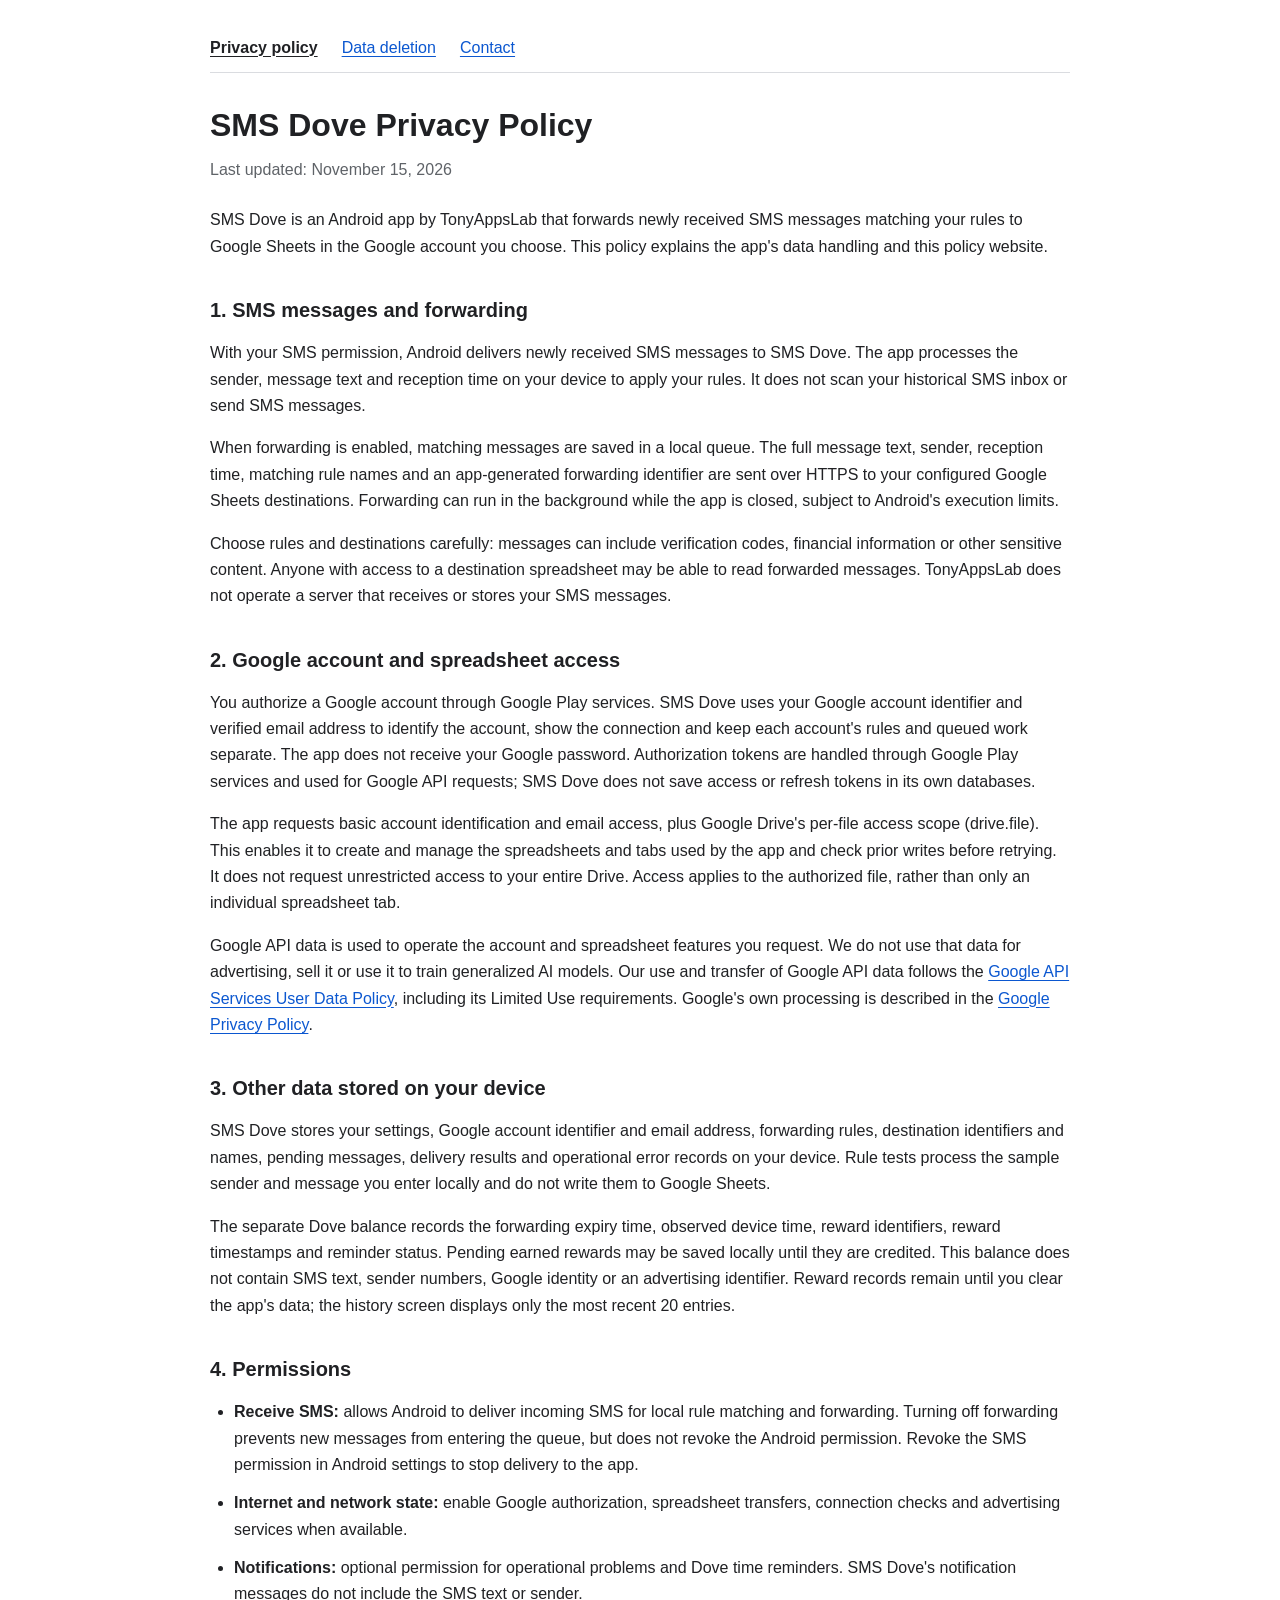
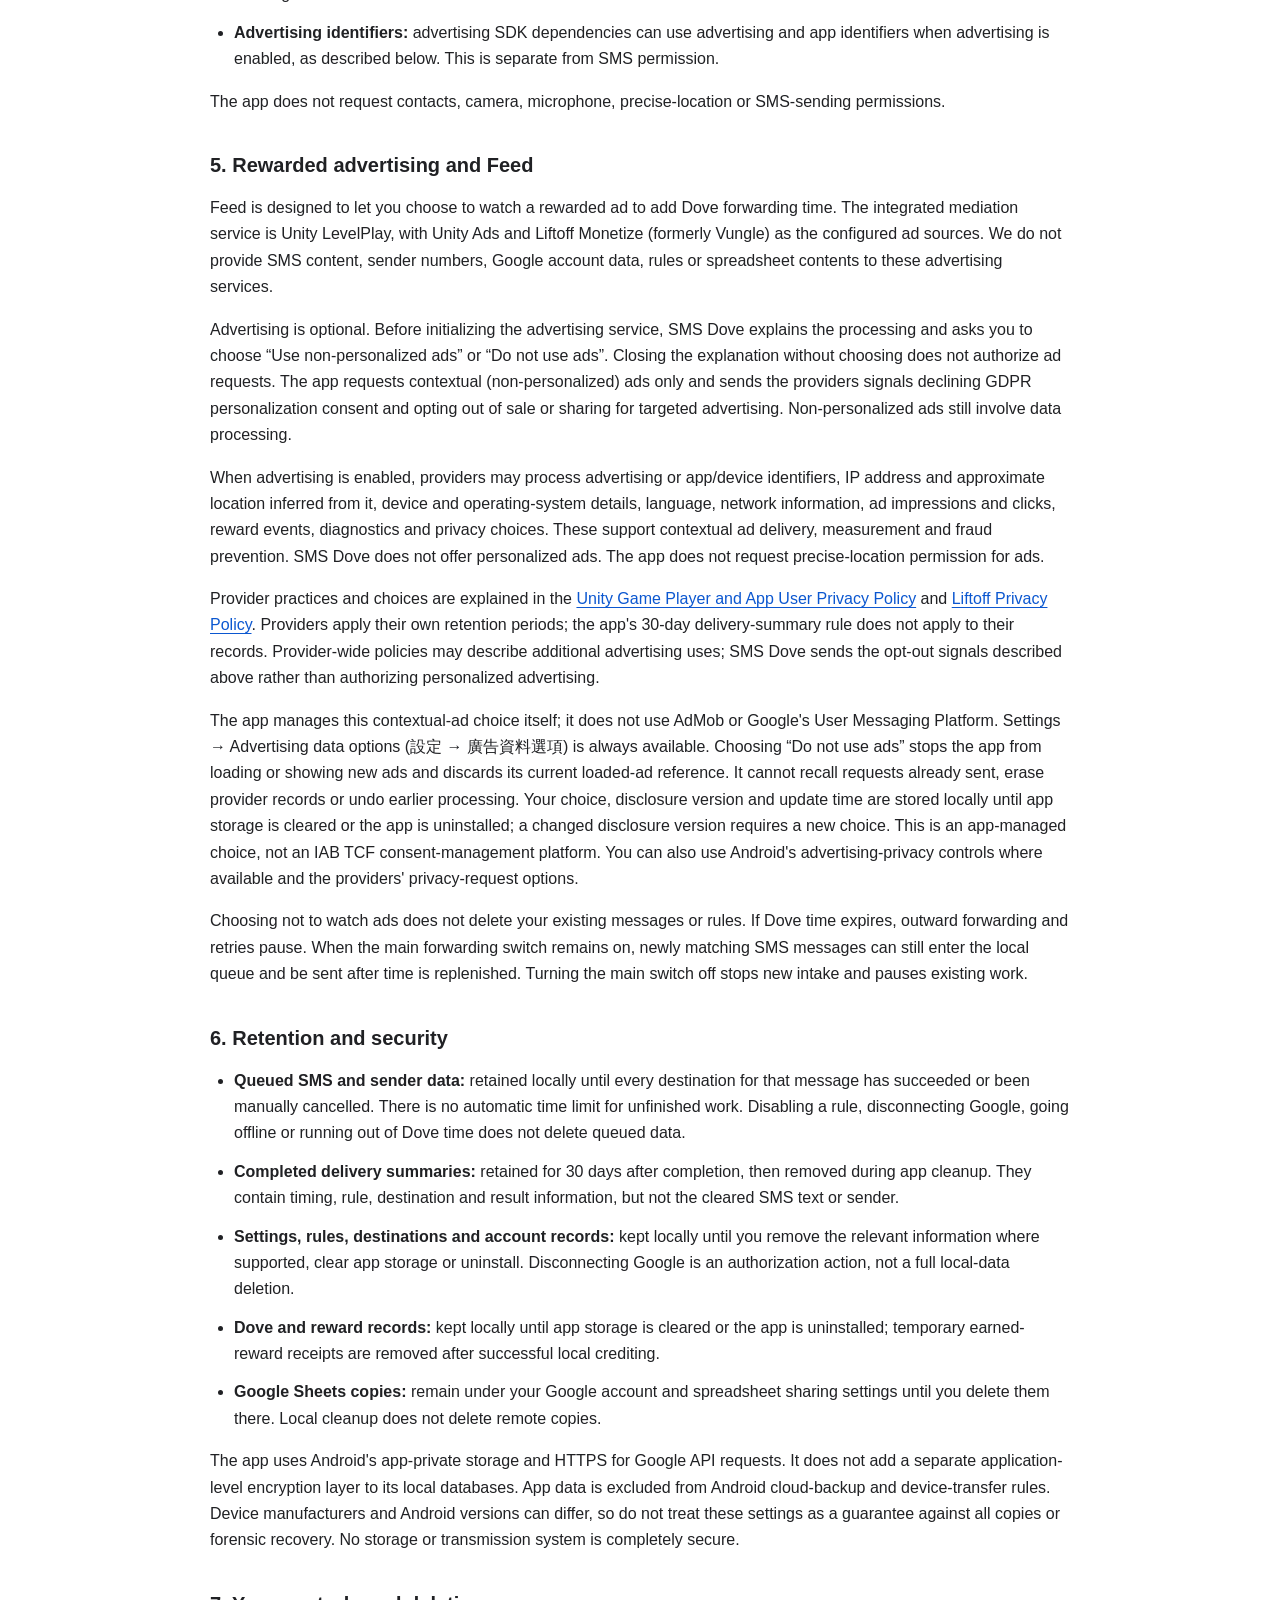
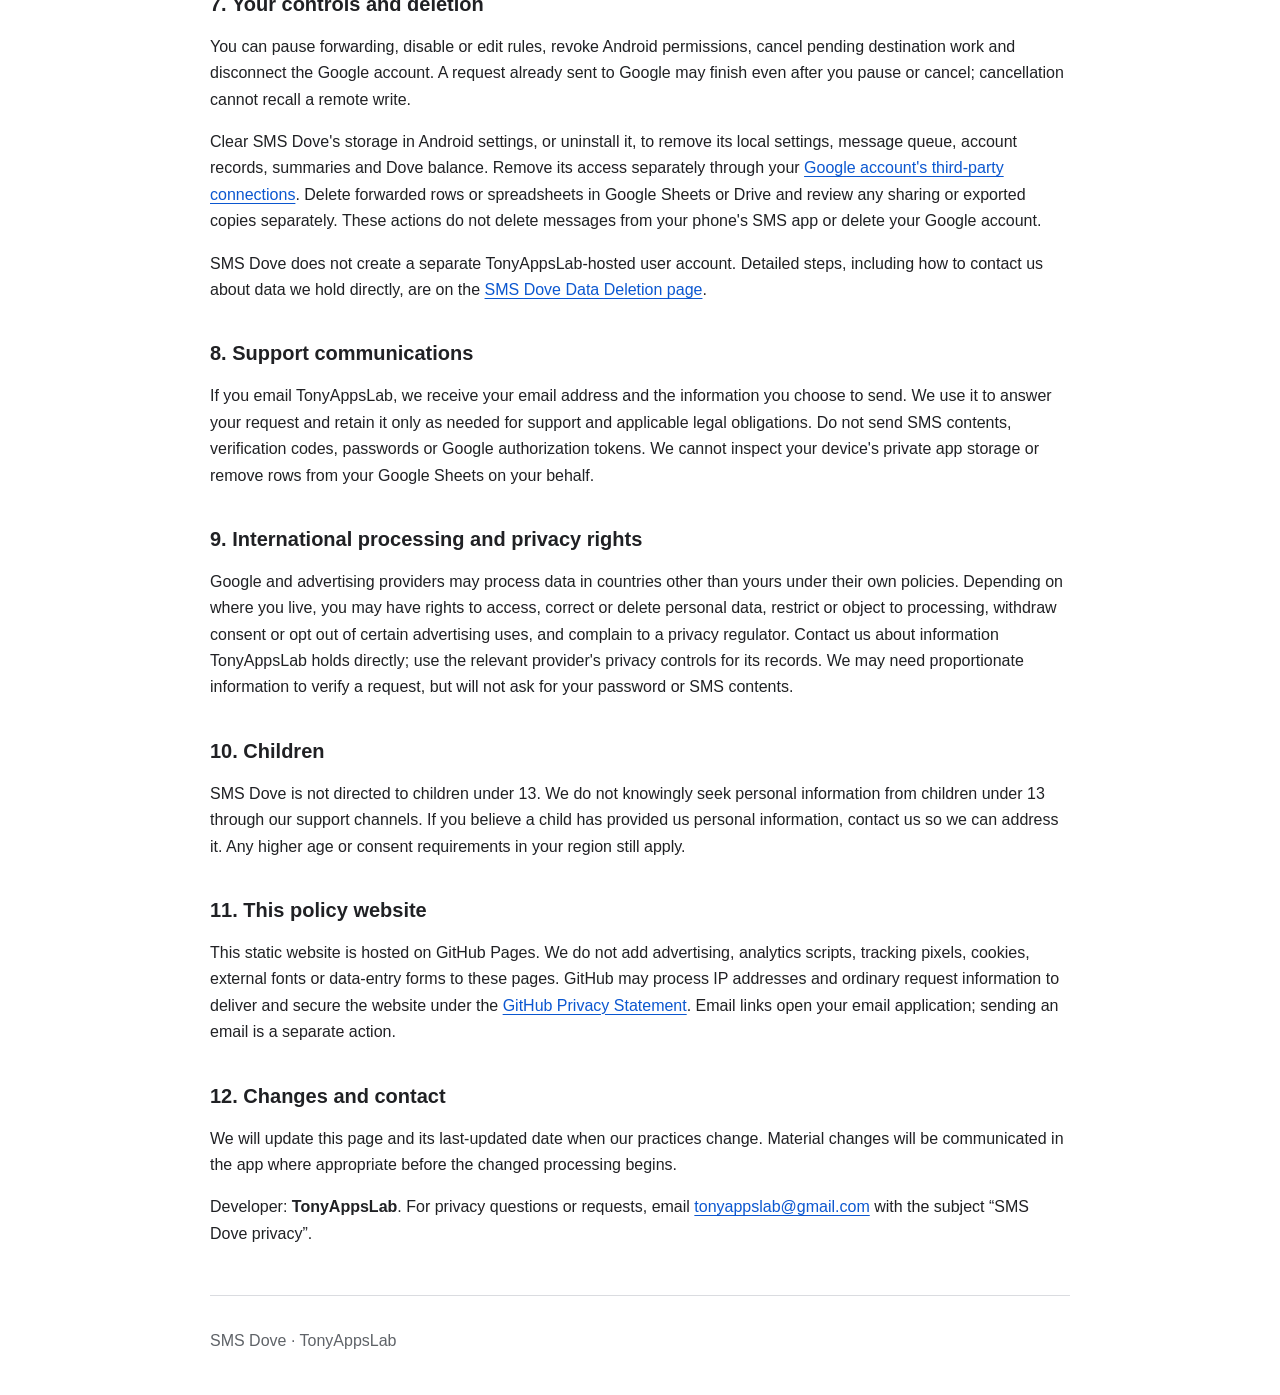
<file: index.html>
<!DOCTYPE html>
<html lang="en">
<head>
  <meta charset="utf-8">
  <meta name="viewport" content="width=device-width, initial-scale=1">
  <meta name="description" content="How SMS Dove handles SMS, Google Sheets, local storage, rewarded advertising and your privacy choices.">
  <title>SMS Dove Privacy Policy</title>
  <link rel="stylesheet" href="styles.css">
</head>
<body>
<a class="skip-link" href="#content">Skip to content</a>
<header><nav aria-label="Policy pages"><a href="./" aria-current="page">Privacy policy</a><a href="sms-dove-delete-data/">Data deletion</a><a href="#12-changes-and-contact">Contact</a></nav></header>
<main id="content" tabindex="-1">
<h1>SMS Dove Privacy Policy</h1>
<p class="updated">Last updated: November 15, 2026</p>
<p>SMS Dove is an Android app by TonyAppsLab that forwards newly received SMS messages matching your rules to Google Sheets in the Google account you choose. This policy explains the app&#x27;s data handling and this policy website.</p>
<h2 id="1-sms-messages-and-forwarding">1. SMS messages and forwarding</h2>
<p>With your SMS permission, Android delivers newly received SMS messages to SMS Dove. The app processes the sender, message text and reception time on your device to apply your rules. It does not scan your historical SMS inbox or send SMS messages.</p>
<p>When forwarding is enabled, matching messages are saved in a local queue. The full message text, sender, reception time, matching rule names and an app-generated forwarding identifier are sent over HTTPS to your configured Google Sheets destinations. Forwarding can run in the background while the app is closed, subject to Android&#x27;s execution limits.</p>
<p>Choose rules and destinations carefully: messages can include verification codes, financial information or other sensitive content. Anyone with access to a destination spreadsheet may be able to read forwarded messages. TonyAppsLab does not operate a server that receives or stores your SMS messages.</p>
<h2 id="2-google-account-and-spreadsheet-access">2. Google account and spreadsheet access</h2>
<p>You authorize a Google account through Google Play services. SMS Dove uses your Google account identifier and verified email address to identify the account, show the connection and keep each account&#x27;s rules and queued work separate. The app does not receive your Google password. Authorization tokens are handled through Google Play services and used for Google API requests; SMS Dove does not save access or refresh tokens in its own databases.</p>
<p>The app requests basic account identification and email access, plus Google Drive&#x27;s per-file access scope (drive.file). This enables it to create and manage the spreadsheets and tabs used by the app and check prior writes before retrying. It does not request unrestricted access to your entire Drive. Access applies to the authorized file, rather than only an individual spreadsheet tab.</p>
<p>Google API data is used to operate the account and spreadsheet features you request. We do not use that data for advertising, sell it or use it to train generalized AI models. Our use and transfer of Google API data follows the <a href="https://developers.google.com/terms/api-services-user-data-policy">Google API Services User Data Policy</a>, including its Limited Use requirements. Google&#x27;s own processing is described in the <a href="https://policies.google.com/privacy">Google Privacy Policy</a>.</p>
<h2 id="3-other-data-stored-on-your-device">3. Other data stored on your device</h2>
<p>SMS Dove stores your settings, Google account identifier and email address, forwarding rules, destination identifiers and names, pending messages, delivery results and operational error records on your device. Rule tests process the sample sender and message you enter locally and do not write them to Google Sheets.</p>
<p>The separate Dove balance records the forwarding expiry time, observed device time, reward identifiers, reward timestamps and reminder status. Pending earned rewards may be saved locally until they are credited. This balance does not contain SMS text, sender numbers, Google identity or an advertising identifier. Reward records remain until you clear the app&#x27;s data; the history screen displays only the most recent 20 entries.</p>
<h2 id="4-permissions">4. Permissions</h2>
<ul>
<li><strong>Receive SMS:</strong> allows Android to deliver incoming SMS for local rule matching and forwarding. Turning off forwarding prevents new messages from entering the queue, but does not revoke the Android permission. Revoke the SMS permission in Android settings to stop delivery to the app.</li>
<li><strong>Internet and network state:</strong> enable Google authorization, spreadsheet transfers, connection checks and advertising services when available.</li>
<li><strong>Notifications:</strong> optional permission for operational problems and Dove time reminders. SMS Dove&#x27;s notification messages do not include the SMS text or sender.</li>
<li><strong>Advertising identifiers:</strong> advertising SDK dependencies can use advertising and app identifiers when advertising is enabled, as described below. This is separate from SMS permission.</li>
</ul>
<p>The app does not request contacts, camera, microphone, precise-location or SMS-sending permissions.</p>
<h2 id="5-rewarded-advertising-and-feed">5. Rewarded advertising and Feed</h2>
<p>Feed is designed to let you choose to watch a rewarded ad to add Dove forwarding time. The integrated mediation service is Unity LevelPlay, with Unity Ads and Liftoff Monetize (formerly Vungle) as the configured ad sources. We do not provide SMS content, sender numbers, Google account data, rules or spreadsheet contents to these advertising services.</p>
<p>Advertising is optional. Before initializing the advertising service, SMS Dove explains the processing and asks you to choose “Use non-personalized ads” or “Do not use ads”. Closing the explanation without choosing does not authorize ad requests. The app requests contextual (non-personalized) ads only and sends the providers signals declining GDPR personalization consent and opting out of sale or sharing for targeted advertising. Non-personalized ads still involve data processing.</p>
<p>When advertising is enabled, providers may process advertising or app/device identifiers, IP address and approximate location inferred from it, device and operating-system details, language, network information, ad impressions and clicks, reward events, diagnostics and privacy choices. These support contextual ad delivery, measurement and fraud prevention. SMS Dove does not offer personalized ads. The app does not request precise-location permission for ads.</p>
<p>Provider practices and choices are explained in the <a href="https://unity.com/legal/game-player-and-app-user-privacy-policy">Unity Game Player and App User Privacy Policy</a> and <a href="https://liftoff.ai/privacy-policy/">Liftoff Privacy Policy</a>. Providers apply their own retention periods; the app&#x27;s 30-day delivery-summary rule does not apply to their records. Provider-wide policies may describe additional advertising uses; SMS Dove sends the opt-out signals described above rather than authorizing personalized advertising.</p>
<p>The app manages this contextual-ad choice itself; it does not use AdMob or Google&#x27;s User Messaging Platform. Settings → Advertising data options (設定 → 廣告資料選項) is always available. Choosing “Do not use ads” stops the app from loading or showing new ads and discards its current loaded-ad reference. It cannot recall requests already sent, erase provider records or undo earlier processing. Your choice, disclosure version and update time are stored locally until app storage is cleared or the app is uninstalled; a changed disclosure version requires a new choice. This is an app-managed choice, not an IAB TCF consent-management platform. You can also use Android&#x27;s advertising-privacy controls where available and the providers&#x27; privacy-request options.</p>
<p>Choosing not to watch ads does not delete your existing messages or rules. If Dove time expires, outward forwarding and retries pause. When the main forwarding switch remains on, newly matching SMS messages can still enter the local queue and be sent after time is replenished. Turning the main switch off stops new intake and pauses existing work.</p>
<h2 id="6-retention-and-security">6. Retention and security</h2>
<ul>
<li><strong>Queued SMS and sender data:</strong> retained locally until every destination for that message has succeeded or been manually cancelled. There is no automatic time limit for unfinished work. Disabling a rule, disconnecting Google, going offline or running out of Dove time does not delete queued data.</li>
<li><strong>Completed delivery summaries:</strong> retained for 30 days after completion, then removed during app cleanup. They contain timing, rule, destination and result information, but not the cleared SMS text or sender.</li>
<li><strong>Settings, rules, destinations and account records:</strong> kept locally until you remove the relevant information where supported, clear app storage or uninstall. Disconnecting Google is an authorization action, not a full local-data deletion.</li>
<li><strong>Dove and reward records:</strong> kept locally until app storage is cleared or the app is uninstalled; temporary earned-reward receipts are removed after successful local crediting.</li>
<li><strong>Google Sheets copies:</strong> remain under your Google account and spreadsheet sharing settings until you delete them there. Local cleanup does not delete remote copies.</li>
</ul>
<p>The app uses Android&#x27;s app-private storage and HTTPS for Google API requests. It does not add a separate application-level encryption layer to its local databases. App data is excluded from Android cloud-backup and device-transfer rules. Device manufacturers and Android versions can differ, so do not treat these settings as a guarantee against all copies or forensic recovery. No storage or transmission system is completely secure.</p>
<h2 id="7-your-controls-and-deletion">7. Your controls and deletion</h2>
<p>You can pause forwarding, disable or edit rules, revoke Android permissions, cancel pending destination work and disconnect the Google account. A request already sent to Google may finish even after you pause or cancel; cancellation cannot recall a remote write.</p>
<p>Clear SMS Dove&#x27;s storage in Android settings, or uninstall it, to remove its local settings, message queue, account records, summaries and Dove balance. Remove its access separately through your <a href="https://myaccount.google.com/connections">Google account&#x27;s third-party connections</a>. Delete forwarded rows or spreadsheets in Google Sheets or Drive and review any sharing or exported copies separately. These actions do not delete messages from your phone&#x27;s SMS app or delete your Google account.</p>
<p>SMS Dove does not create a separate TonyAppsLab-hosted user account. Detailed steps, including how to contact us about data we hold directly, are on the <a href="sms-dove-delete-data/">SMS Dove Data Deletion page</a>.</p>
<h2 id="8-support-communications">8. Support communications</h2>
<p>If you email TonyAppsLab, we receive your email address and the information you choose to send. We use it to answer your request and retain it only as needed for support and applicable legal obligations. Do not send SMS contents, verification codes, passwords or Google authorization tokens. We cannot inspect your device&#x27;s private app storage or remove rows from your Google Sheets on your behalf.</p>
<h2 id="9-international-processing-and-privacy-rights">9. International processing and privacy rights</h2>
<p>Google and advertising providers may process data in countries other than yours under their own policies. Depending on where you live, you may have rights to access, correct or delete personal data, restrict or object to processing, withdraw consent or opt out of certain advertising uses, and complain to a privacy regulator. Contact us about information TonyAppsLab holds directly; use the relevant provider&#x27;s privacy controls for its records. We may need proportionate information to verify a request, but will not ask for your password or SMS contents.</p>
<h2 id="10-children">10. Children</h2>
<p>SMS Dove is not directed to children under 13. We do not knowingly seek personal information from children under 13 through our support channels. If you believe a child has provided us personal information, contact us so we can address it. Any higher age or consent requirements in your region still apply.</p>
<h2 id="11-this-policy-website">11. This policy website</h2>
<p>This static website is hosted on GitHub Pages. We do not add advertising, analytics scripts, tracking pixels, cookies, external fonts or data-entry forms to these pages. GitHub may process IP addresses and ordinary request information to deliver and secure the website under the <a href="https://docs.github.com/en/site-policy/privacy-policies/github-general-privacy-statement">GitHub Privacy Statement</a>. Email links open your email application; sending an email is a separate action.</p>
<h2 id="12-changes-and-contact">12. Changes and contact</h2>
<p>We will update this page and its last-updated date when our practices change. Material changes will be communicated in the app where appropriate before the changed processing begins.</p>
<p>Developer: <strong>TonyAppsLab</strong>. For privacy questions or requests, email <a href="mailto:tonyappslab@gmail.com">tonyappslab@gmail.com</a> with the subject “SMS Dove privacy”.</p>
</main>
<footer><p>SMS Dove · TonyAppsLab</p></footer>
</body>
</html>
</file>
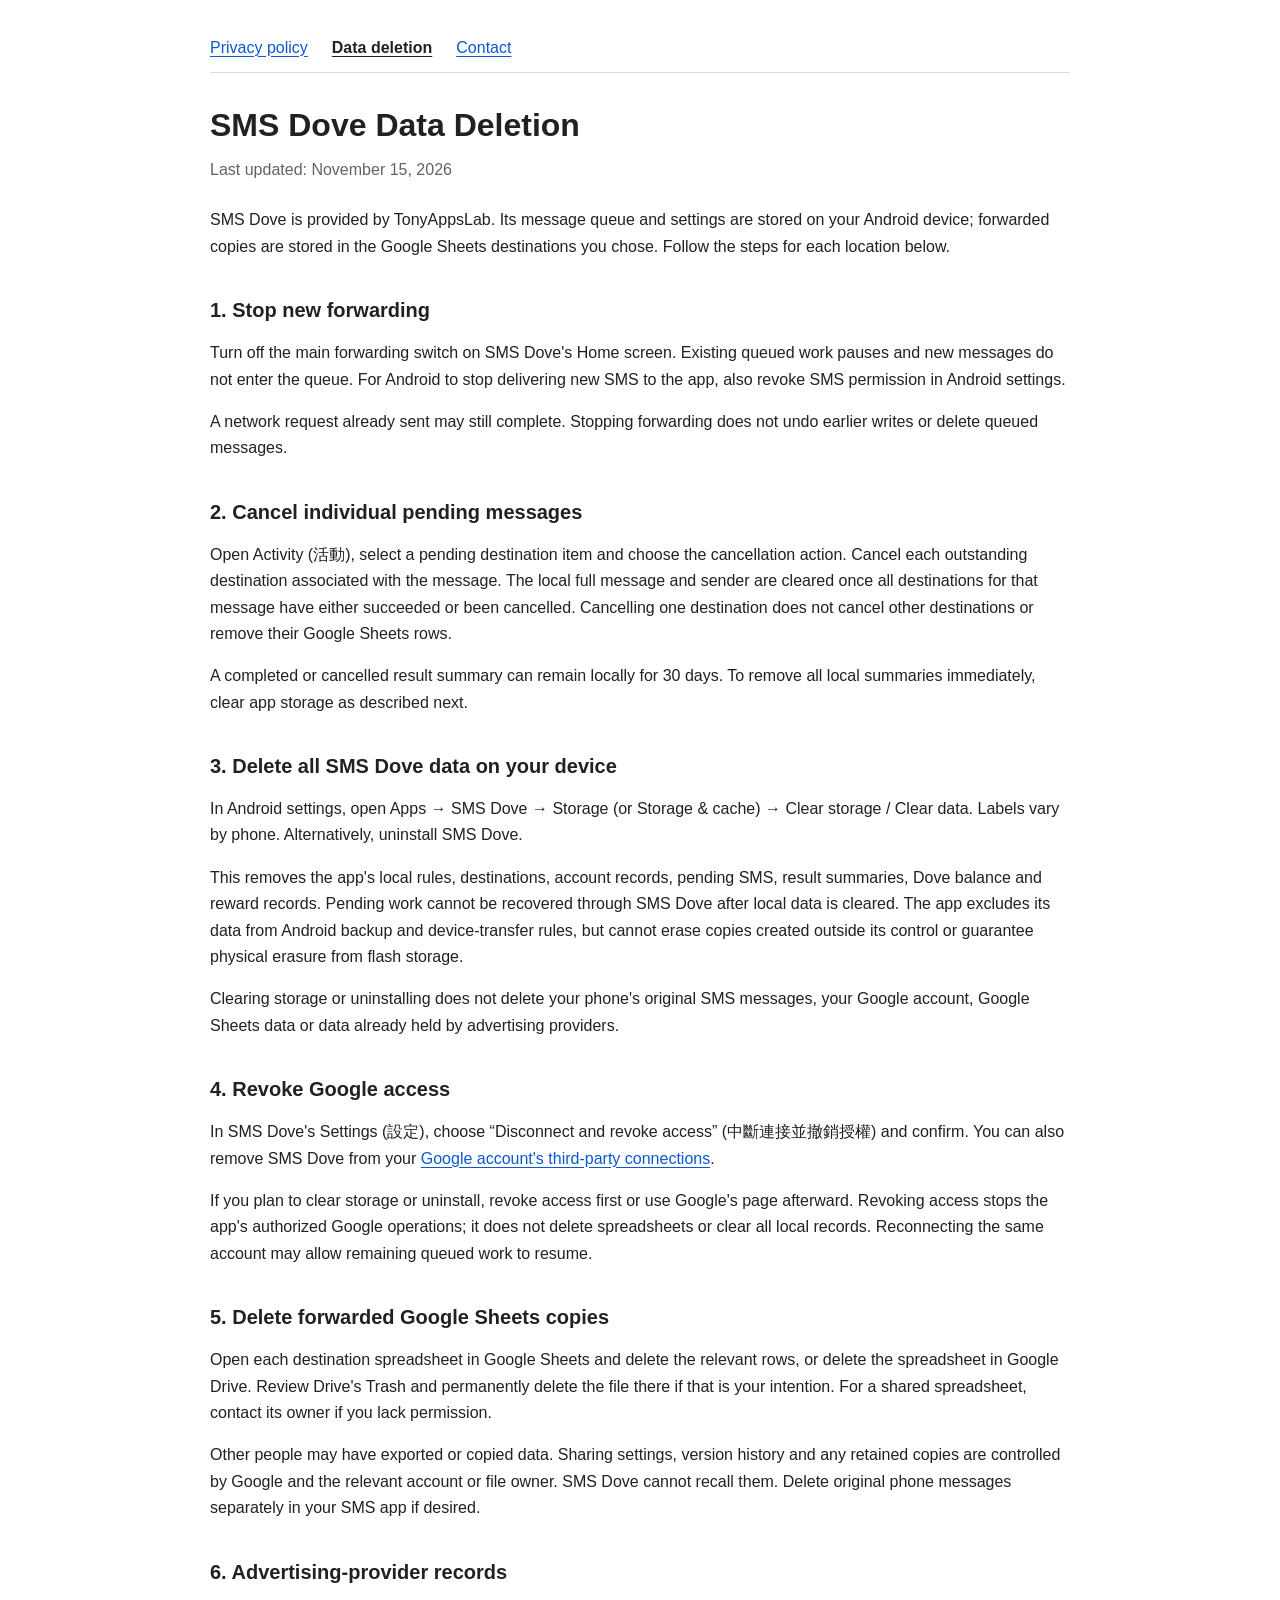
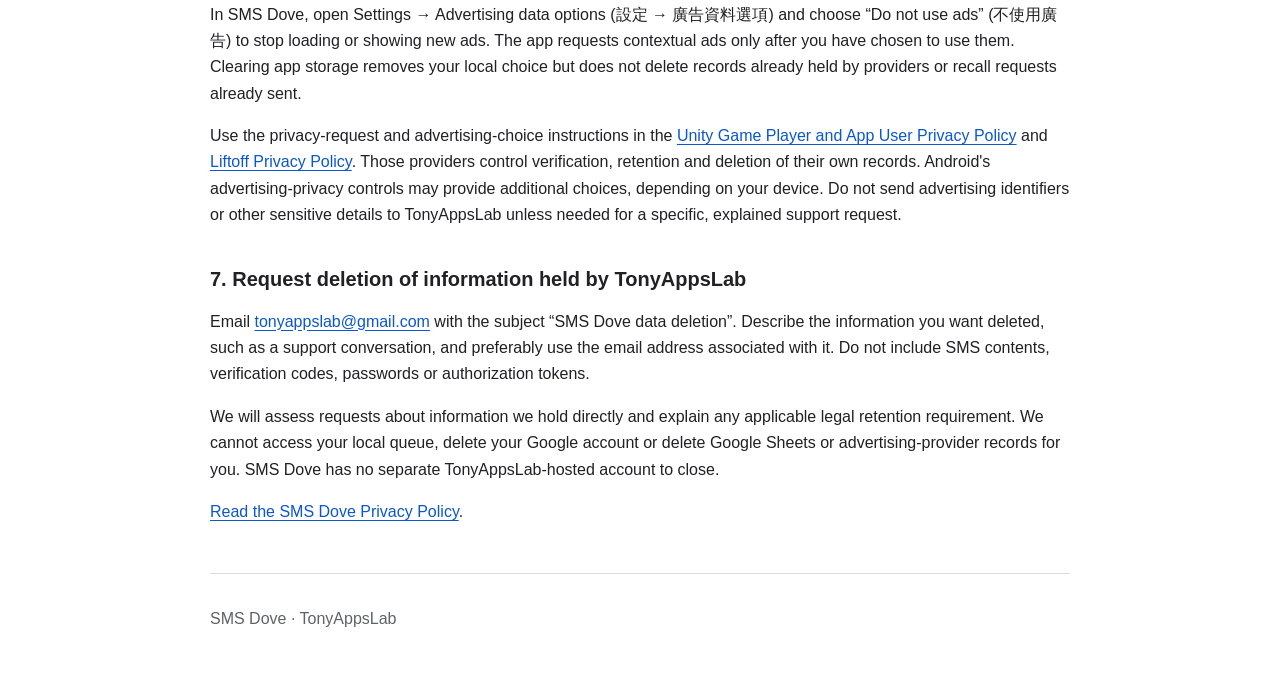
<file: sms-dove-delete-data/index.html>
<!DOCTYPE html>
<html lang="en">
<head>
  <meta charset="utf-8">
  <meta name="viewport" content="width=device-width, initial-scale=1">
  <meta name="description" content="Delete SMS Dove local data, revoke Google access, remove forwarded Sheets copies and contact TonyAppsLab.">
  <title>SMS Dove Data Deletion</title>
  <link rel="stylesheet" href="../styles.css">
</head>
<body>
<a class="skip-link" href="#content">Skip to content</a>
<header><nav aria-label="Policy pages"><a href="../">Privacy policy</a><a href="./" aria-current="page">Data deletion</a><a href="#7-request-deletion-of-information-held-by-tonyappslab">Contact</a></nav></header>
<main id="content" tabindex="-1">
<h1>SMS Dove Data Deletion</h1>
<p class="updated">Last updated: November 15, 2026</p>
<p>SMS Dove is provided by TonyAppsLab. Its message queue and settings are stored on your Android device; forwarded copies are stored in the Google Sheets destinations you chose. Follow the steps for each location below.</p>
<h2 id="1-stop-new-forwarding">1. Stop new forwarding</h2>
<p>Turn off the main forwarding switch on SMS Dove&#x27;s Home screen. Existing queued work pauses and new messages do not enter the queue. For Android to stop delivering new SMS to the app, also revoke SMS permission in Android settings.</p>
<p>A network request already sent may still complete. Stopping forwarding does not undo earlier writes or delete queued messages.</p>
<h2 id="2-cancel-individual-pending-messages">2. Cancel individual pending messages</h2>
<p>Open Activity (活動), select a pending destination item and choose the cancellation action. Cancel each outstanding destination associated with the message. The local full message and sender are cleared once all destinations for that message have either succeeded or been cancelled. Cancelling one destination does not cancel other destinations or remove their Google Sheets rows.</p>
<p>A completed or cancelled result summary can remain locally for 30 days. To remove all local summaries immediately, clear app storage as described next.</p>
<h2 id="3-delete-all-sms-dove-data-on-your-device">3. Delete all SMS Dove data on your device</h2>
<p>In Android settings, open Apps → SMS Dove → Storage (or Storage &amp; cache) → Clear storage / Clear data. Labels vary by phone. Alternatively, uninstall SMS Dove.</p>
<p>This removes the app&#x27;s local rules, destinations, account records, pending SMS, result summaries, Dove balance and reward records. Pending work cannot be recovered through SMS Dove after local data is cleared. The app excludes its data from Android backup and device-transfer rules, but cannot erase copies created outside its control or guarantee physical erasure from flash storage.</p>
<p>Clearing storage or uninstalling does not delete your phone&#x27;s original SMS messages, your Google account, Google Sheets data or data already held by advertising providers.</p>
<h2 id="4-revoke-google-access">4. Revoke Google access</h2>
<p>In SMS Dove&#x27;s Settings (設定), choose “Disconnect and revoke access” (中斷連接並撤銷授權) and confirm. You can also remove SMS Dove from your <a href="https://myaccount.google.com/connections">Google account&#x27;s third-party connections</a>.</p>
<p>If you plan to clear storage or uninstall, revoke access first or use Google&#x27;s page afterward. Revoking access stops the app&#x27;s authorized Google operations; it does not delete spreadsheets or clear all local records. Reconnecting the same account may allow remaining queued work to resume.</p>
<h2 id="5-delete-forwarded-google-sheets-copies">5. Delete forwarded Google Sheets copies</h2>
<p>Open each destination spreadsheet in Google Sheets and delete the relevant rows, or delete the spreadsheet in Google Drive. Review Drive&#x27;s Trash and permanently delete the file there if that is your intention. For a shared spreadsheet, contact its owner if you lack permission.</p>
<p>Other people may have exported or copied data. Sharing settings, version history and any retained copies are controlled by Google and the relevant account or file owner. SMS Dove cannot recall them. Delete original phone messages separately in your SMS app if desired.</p>
<h2 id="6-advertising-provider-records">6. Advertising-provider records</h2>
<p>In SMS Dove, open Settings → Advertising data options (設定 → 廣告資料選項) and choose “Do not use ads” (不使用廣告) to stop loading or showing new ads. The app requests contextual ads only after you have chosen to use them. Clearing app storage removes your local choice but does not delete records already held by providers or recall requests already sent.</p>
<p>Use the privacy-request and advertising-choice instructions in the <a href="https://unity.com/legal/game-player-and-app-user-privacy-policy">Unity Game Player and App User Privacy Policy</a> and <a href="https://liftoff.ai/privacy-policy/">Liftoff Privacy Policy</a>. Those providers control verification, retention and deletion of their own records. Android&#x27;s advertising-privacy controls may provide additional choices, depending on your device. Do not send advertising identifiers or other sensitive details to TonyAppsLab unless needed for a specific, explained support request.</p>
<h2 id="7-request-deletion-of-information-held-by-tonyappslab">7. Request deletion of information held by TonyAppsLab</h2>
<p>Email <a href="mailto:tonyappslab@gmail.com?subject=SMS%20Dove%20data%20deletion">tonyappslab@gmail.com</a> with the subject “SMS Dove data deletion”. Describe the information you want deleted, such as a support conversation, and preferably use the email address associated with it. Do not include SMS contents, verification codes, passwords or authorization tokens.</p>
<p>We will assess requests about information we hold directly and explain any applicable legal retention requirement. We cannot access your local queue, delete your Google account or delete Google Sheets or advertising-provider records for you. SMS Dove has no separate TonyAppsLab-hosted account to close.</p>
<p><a href="../">Read the SMS Dove Privacy Policy</a>.</p>
</main>
<footer><p>SMS Dove · TonyAppsLab</p></footer>
</body>
</html>
</file>
<file: styles.css>
:root {
  color-scheme: light dark;
  font-family: -apple-system, BlinkMacSystemFont, "Segoe UI", Roboto, Helvetica, Arial, sans-serif;
  line-height: 1.65;
  --text: #202124;
  --background: #ffffff;
  --muted: #5f6368;
  --link: #0b57d0;
  --line: #dadce0;
}
* { box-sizing: border-box; }
html { scroll-padding-top: 16px; }
body { margin: 0; padding: 24px; color: var(--text); background: var(--background); }
header, main, footer { max-width: 860px; margin: 0 auto; }
header { margin-bottom: 32px; border-bottom: 1px solid var(--line); }
nav { display: flex; flex-wrap: wrap; gap: 8px 24px; }
nav a { display: inline-flex; align-items: center; min-height: 48px; }
nav a[aria-current="page"] { color: var(--text); font-weight: 600; }
h1 { font-size: clamp(1.65rem, 5vw, 2rem); line-height: 1.25; margin: 0 0 12px; }
h2 { font-size: 1.25rem; line-height: 1.4; margin: 36px 0 12px; }
p, li { font-size: 1rem; overflow-wrap: anywhere; }
li + li { margin-top: 12px; }
ul { padding-left: 24px; }
a { color: var(--link); text-underline-offset: 3px; overflow-wrap: anywhere; }
a:hover { text-decoration-thickness: 2px; }
a:focus-visible { outline: 3px solid var(--link); outline-offset: 4px; border-radius: 2px; }
.updated { color: var(--muted); margin: 0 0 24px; }
footer { margin-top: 48px; padding-top: 16px; border-top: 1px solid var(--line); color: var(--muted); }
.skip-link { position: absolute; left: 16px; top: 0; padding: 12px 16px; background: var(--background); transform: translateY(-150%); }
.skip-link:focus { transform: translateY(0); }
@media (max-width: 480px) {
  body { padding: 20px 16px; }
  nav { gap: 4px 20px; }
}
@media (prefers-color-scheme: dark) {
  :root { --text: #e8eaed; --background: #121212; --muted: #bdc1c6; --link: #8ab4f8; --line: #5f6368; }
}
</file>
